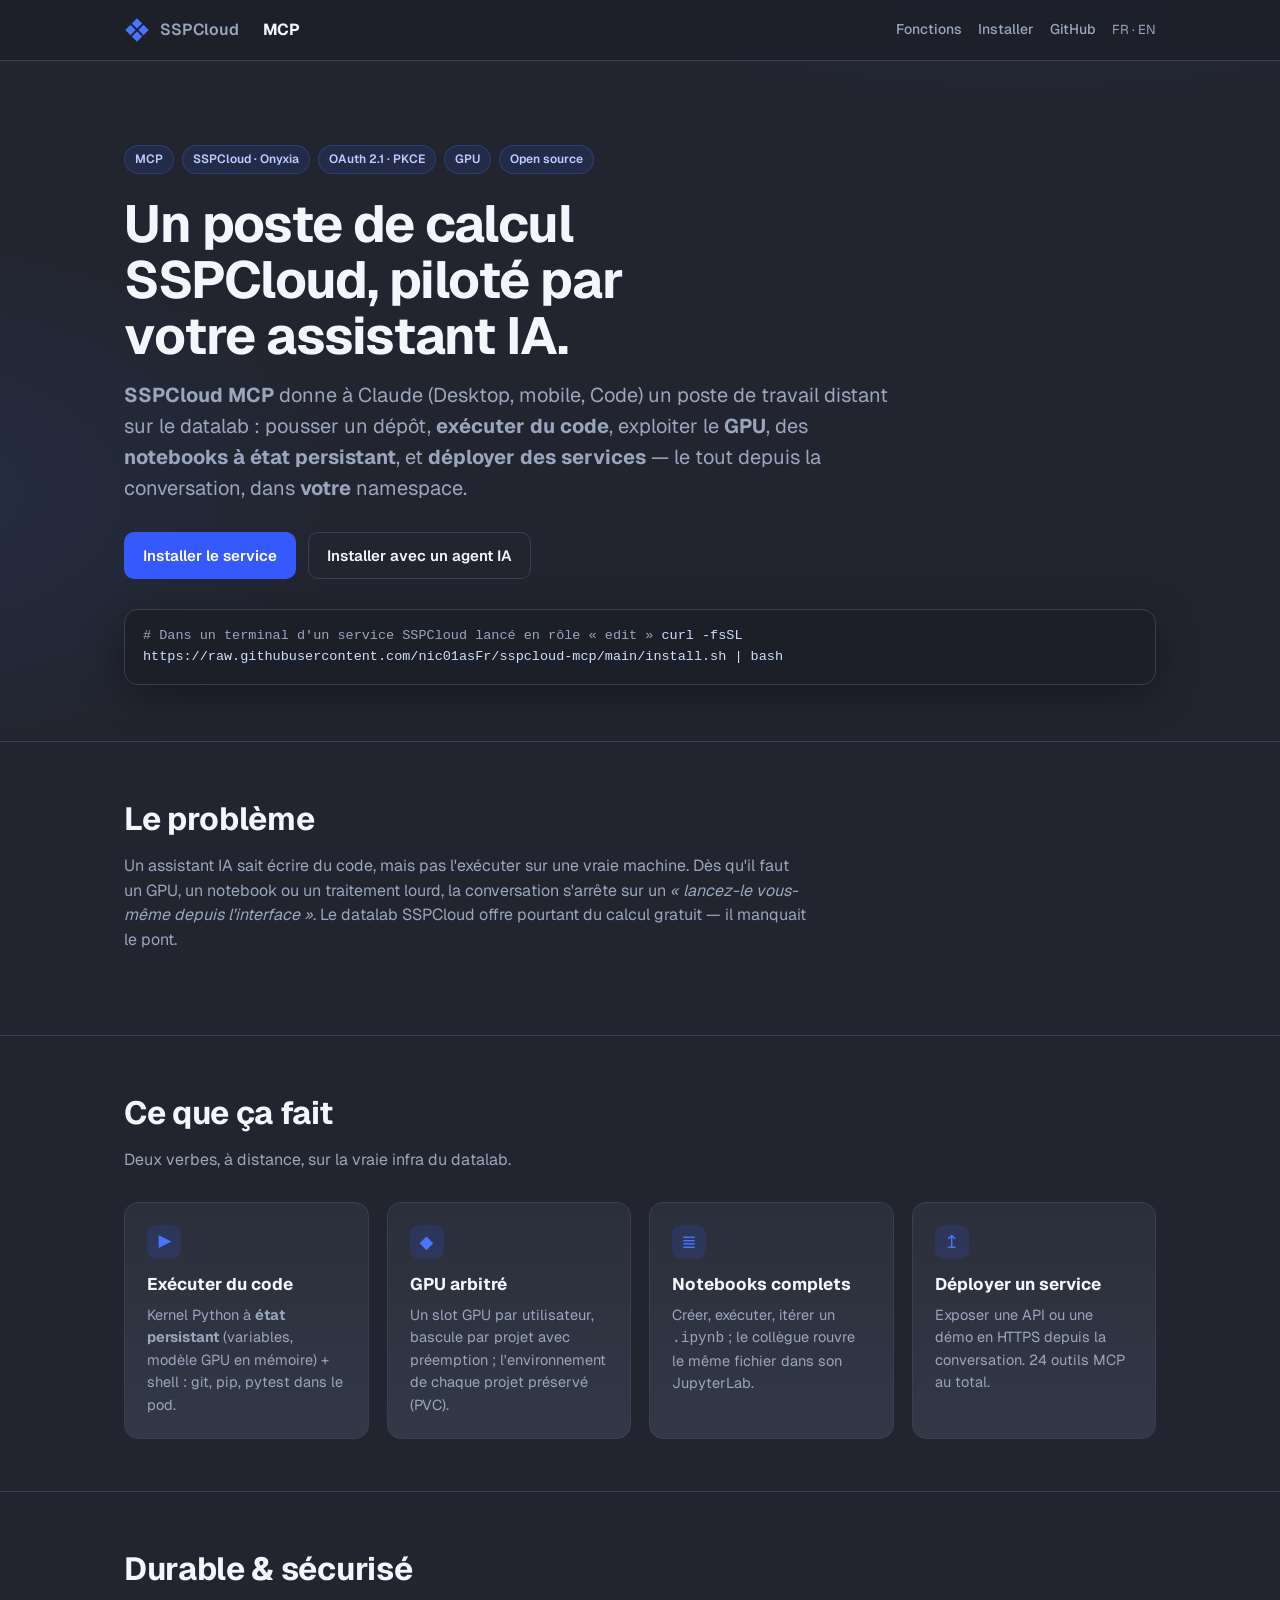
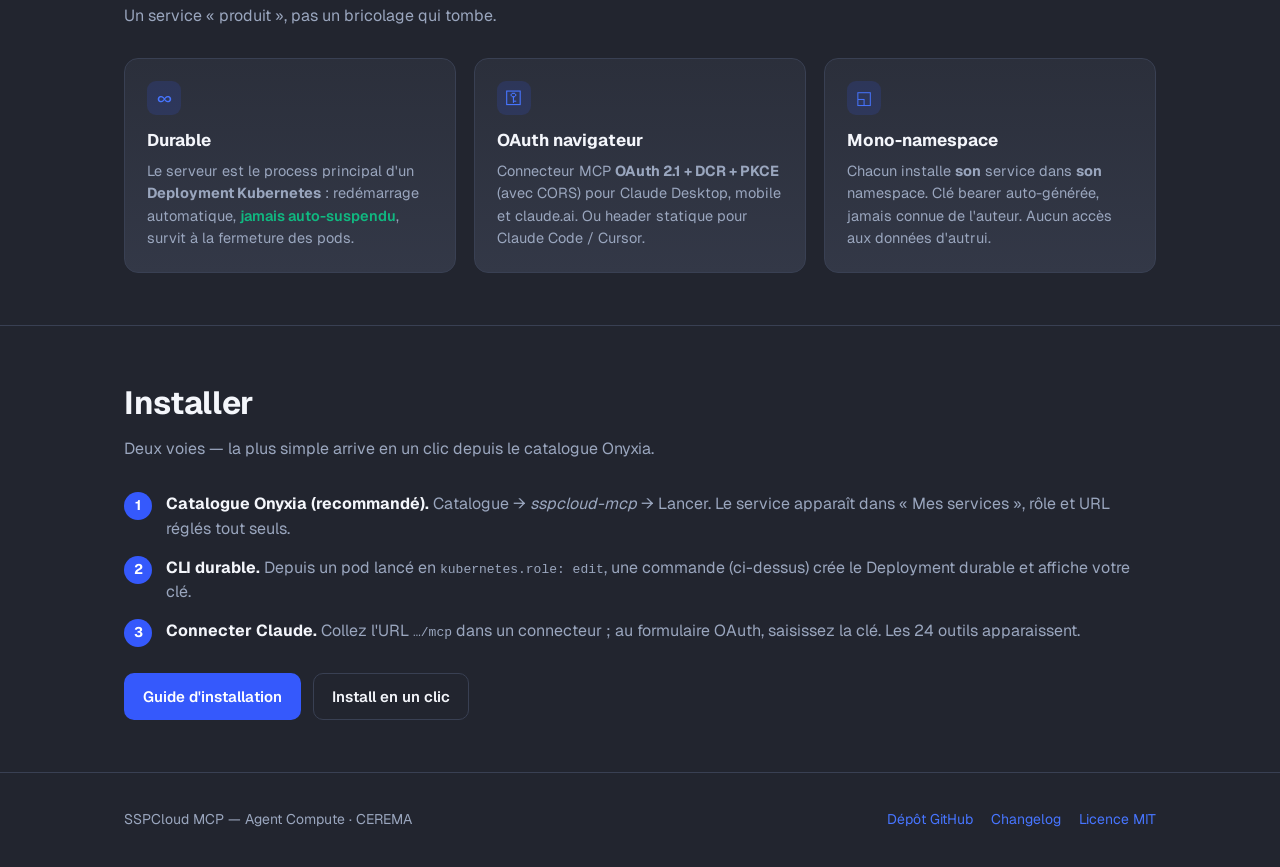
<file: site/index.html>
<!doctype html>
<html lang="fr">
<head>
<meta charset="utf-8">
<meta name="viewport" content="width=device-width, initial-scale=1">
<title>SSPCloud MCP — un poste de calcul SSPCloud piloté par votre assistant IA</title>
<meta name="description" content="Serveur MCP qui donne à un assistant IA (Claude) un poste de calcul distant sur SSPCloud : exécuter du code, GPU, notebooks à état, déployer des services. Durable, sécurisé, natif Onyxia.">
<link rel="preconnect" href="https://fonts.googleapis.com">
<link rel="preconnect" href="https://fonts.gstatic.com" crossorigin>
<link href="https://fonts.googleapis.com/css2?family=Geist:wght@400;500;600;700&display=swap" rel="stylesheet">
<link rel="stylesheet" href="assets/style.css">
</head>
<body>
<header>
  <div class="wrap nav">
    <a class="brand" href="./">
      <svg class="logo" viewBox="0 0 40 40" style="color:var(--accent-light)" aria-hidden="true">
        <g fill="currentColor">
          <path d="M20 2 L28 10 L20 18 L12 10 Z"/>
          <path d="M10 12 L18 20 L10 28 L2 20 Z"/>
          <path d="M30 12 L38 20 L30 28 L22 20 Z"/>
          <path d="M20 22 L28 30 L20 38 L12 30 Z"/>
        </g>
      </svg>
      <span style="color:var(--muted);font-weight:600">SSPCloud</span>&nbsp;<b>MCP</b>
    </a>
    <span class="spacer"></span>
    <a class="navlink hide-sm" href="#fonctions">Fonctions</a>
    <a class="navlink hide-sm" href="#installer">Installer</a>
    <a class="navlink" href="https://github.com/nic01asFr/sspcloud-mcp">GitHub</a>
    <span class="lang">FR · <a href="en/">EN</a></span>
  </div>
</header>

<main>
  <!-- Hero -->
  <section class="hero"><div class="wrap">
    <div class="badges">
      <span class="badge">MCP</span>
      <span class="badge">SSPCloud · Onyxia</span>
      <span class="badge">OAuth 2.1 · PKCE</span>
      <span class="badge">GPU</span>
      <span class="badge">Open source</span>
    </div>
    <h1>Un poste de calcul SSPCloud, piloté par votre assistant IA.</h1>
    <p class="lead">
      <b>SSPCloud MCP</b> donne à Claude (Desktop, mobile, Code) un poste de travail distant
      sur le datalab : pousser un dépôt, <b>exécuter du code</b>, exploiter le <b>GPU</b>, des
      <b>notebooks à état persistant</b>, et <b>déployer des services</b> — le tout depuis la
      conversation, dans <b>votre</b> namespace.
    </p>
    <div class="cta">
      <a class="btn btn-primary" href="#installer">Installer le service</a>
      <a class="btn btn-ghost" href="https://github.com/nic01asFr/sspcloud-mcp/blob/main/AGENTS.md">Installer avec un agent IA</a>
    </div>
    <div class="codeblock">
<span class="c"># Dans un terminal d'un service SSPCloud lancé en rôle « edit »</span>
curl -fsSL https://raw.githubusercontent.com/nic01asFr/sspcloud-mcp/main/install.sh | bash
    </div>
  </div></section>

  <!-- Problème -->
  <section class="block"><div class="wrap">
    <h2>Le problème</h2>
    <p class="sub">
      Un assistant IA sait écrire du code, mais pas l'exécuter sur une vraie machine. Dès qu'il
      faut un GPU, un notebook ou un traitement lourd, la conversation s'arrête sur un
      <em>« lancez-le vous-même depuis l'interface »</em>. Le datalab SSPCloud offre pourtant du
      calcul gratuit — il manquait le pont.
    </p>
  </div></section>

  <!-- Fonctions -->
  <section class="block" id="fonctions"><div class="wrap">
    <h2>Ce que ça fait</h2>
    <p class="sub">Deux verbes, à distance, sur la vraie infra du datalab.</p>
    <div class="grid">
      <div class="card"><div class="ic">▶</div><h3>Exécuter du code</h3>
        <p>Kernel Python à <b>état persistant</b> (variables, modèle GPU en mémoire) + shell : git, pip, pytest dans le pod.</p></div>
      <div class="card"><div class="ic">◆</div><h3>GPU arbitré</h3>
        <p>Un slot GPU par utilisateur, bascule par projet avec préemption ; l'environnement de chaque projet préservé (PVC).</p></div>
      <div class="card"><div class="ic">≣</div><h3>Notebooks complets</h3>
        <p>Créer, exécuter, itérer un <code>.ipynb</code> ; le collègue rouvre le même fichier dans son JupyterLab.</p></div>
      <div class="card"><div class="ic">↥</div><h3>Déployer un service</h3>
        <p>Exposer une API ou une démo en HTTPS depuis la conversation. 24 outils MCP au total.</p></div>
    </div>
  </div></section>

  <!-- Durable & sécurisé -->
  <section class="block"><div class="wrap">
    <h2>Durable &amp; sécurisé</h2>
    <p class="sub">Un service « produit », pas un bricolage qui tombe.</p>
    <div class="grid">
      <div class="card"><div class="ic">∞</div><h3>Durable</h3>
        <p>Le serveur est le process principal d'un <b>Deployment Kubernetes</b> : redémarrage automatique, <span class="pill-ok">jamais auto-suspendu</span>, survit à la fermeture des pods.</p></div>
      <div class="card"><div class="ic">⚿</div><h3>OAuth navigateur</h3>
        <p>Connecteur MCP <b>OAuth 2.1 + DCR + PKCE</b> (avec CORS) pour Claude Desktop, mobile et claude.ai. Ou header statique pour Claude Code / Cursor.</p></div>
      <div class="card"><div class="ic">◱</div><h3>Mono-namespace</h3>
        <p>Chacun installe <b>son</b> service dans <b>son</b> namespace. Clé bearer auto-générée, jamais connue de l'auteur. Aucun accès aux données d'autrui.</p></div>
    </div>
  </div></section>

  <!-- Installer -->
  <section class="block" id="installer"><div class="wrap">
    <h2>Installer</h2>
    <p class="sub">Deux voies — la plus simple arrive en un clic depuis le catalogue Onyxia.</p>
    <div class="steps">
      <div class="step"><span class="n"></span><span class="t"><b>Catalogue Onyxia (recommandé).</b> Catalogue → <em>sspcloud-mcp</em> → Lancer. Le service apparaît dans « Mes services », rôle et URL réglés tout seuls.</span></div>
      <div class="step"><span class="n"></span><span class="t"><b>CLI durable.</b> Depuis un pod lancé en <code>kubernetes.role: edit</code>, une commande (ci-dessus) crée le Deployment durable et affiche votre clé.</span></div>
      <div class="step"><span class="n"></span><span class="t"><b>Connecter Claude.</b> Collez l'URL <code>…/mcp</code> dans un connecteur ; au formulaire OAuth, saisissez la clé. Les 24 outils apparaissent.</span></div>
    </div>
    <div class="cta" style="margin-top:26px">
      <a class="btn btn-primary" href="https://github.com/nic01asFr/sspcloud-mcp/blob/main/docs/INSTALL-IN-CLUSTER.md">Guide d'installation</a>
      <a class="btn btn-ghost" href="https://github.com/nic01asFr/sspcloud-mcp/blob/main/docs/INSTALL-CATALOG.md">Install en un clic</a>
    </div>
  </div></section>
</main>

<footer><div class="wrap row">
  <span>SSPCloud MCP — Agent Compute · CEREMA</span>
  <span class="spacer"></span>
  <a href="https://github.com/nic01asFr/sspcloud-mcp">Dépôt GitHub</a>
  <a href="https://github.com/nic01asFr/sspcloud-mcp/blob/main/CHANGELOG.md">Changelog</a>
  <a href="https://github.com/nic01asFr/sspcloud-mcp/blob/main/LICENSE">Licence MIT</a>
</div></footer>
</body>
</html>
</file>
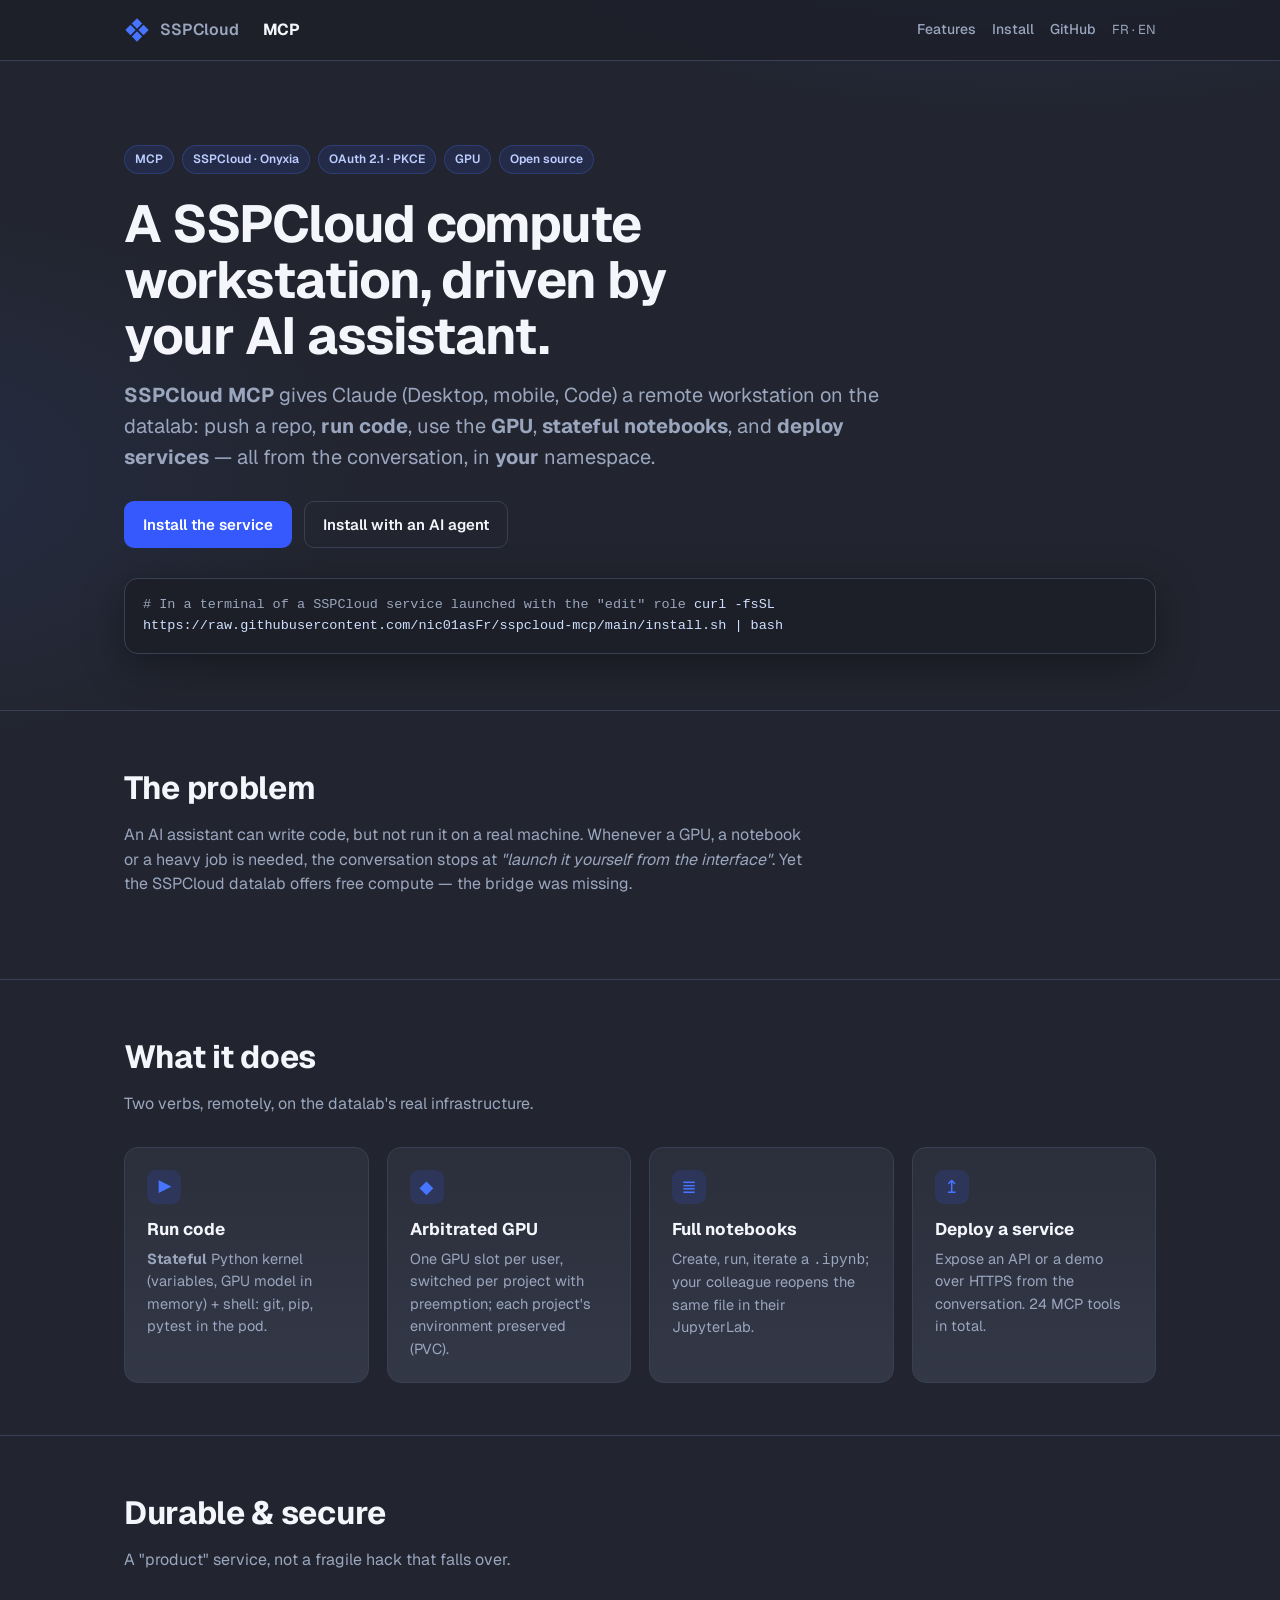
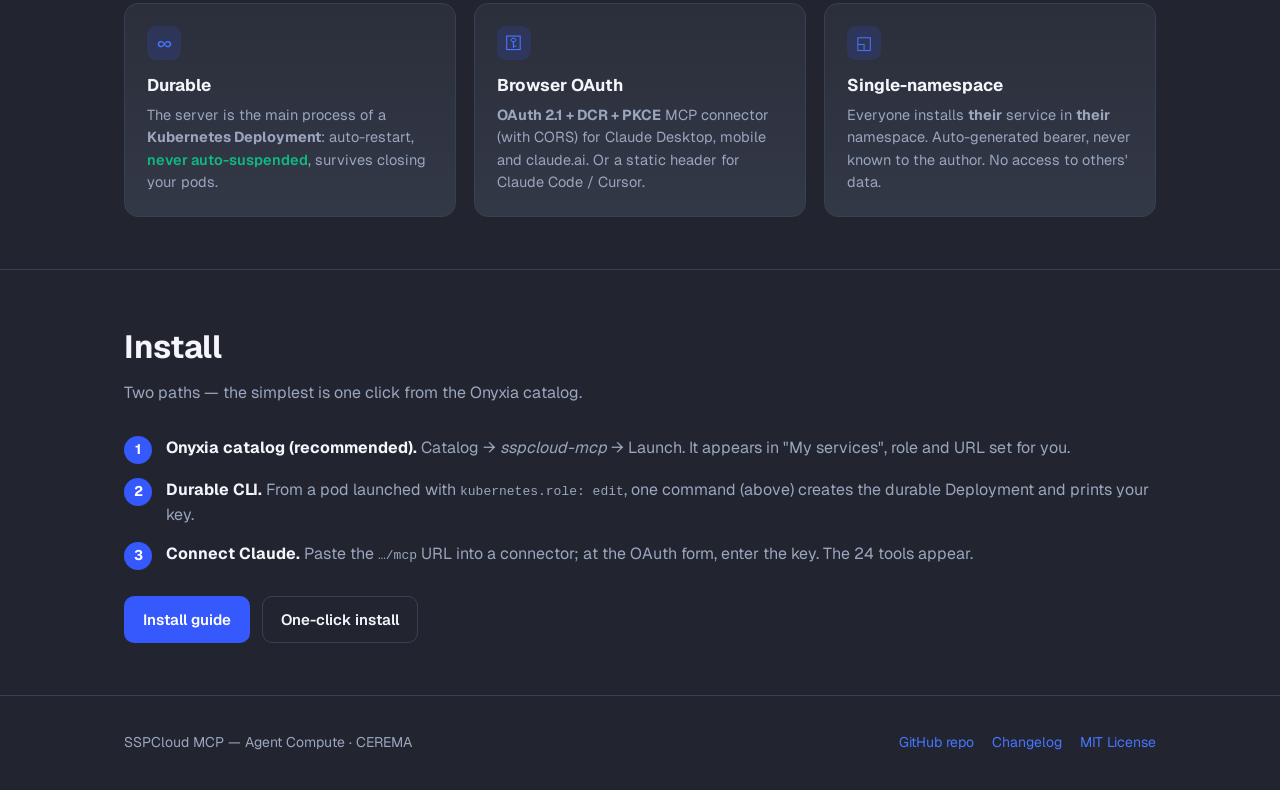
<file: site/en/index.html>
<!doctype html>
<html lang="en">
<head>
<meta charset="utf-8">
<meta name="viewport" content="width=device-width, initial-scale=1">
<title>SSPCloud MCP — a SSPCloud compute workstation driven by your AI assistant</title>
<meta name="description" content="MCP server that gives an AI assistant (Claude) a remote compute workstation on SSPCloud: run code, GPU, stateful notebooks, deploy services. Durable, secure, Onyxia-native.">
<link rel="preconnect" href="https://fonts.googleapis.com">
<link rel="preconnect" href="https://fonts.gstatic.com" crossorigin>
<link href="https://fonts.googleapis.com/css2?family=Geist:wght@400;500;600;700&display=swap" rel="stylesheet">
<link rel="stylesheet" href="../assets/style.css">
</head>
<body>
<header>
  <div class="wrap nav">
    <a class="brand" href="../">
      <svg class="logo" viewBox="0 0 40 40" style="color:var(--accent-light)" aria-hidden="true">
        <g fill="currentColor">
          <path d="M20 2 L28 10 L20 18 L12 10 Z"/>
          <path d="M10 12 L18 20 L10 28 L2 20 Z"/>
          <path d="M30 12 L38 20 L30 28 L22 20 Z"/>
          <path d="M20 22 L28 30 L20 38 L12 30 Z"/>
        </g>
      </svg>
      <span style="color:var(--muted);font-weight:600">SSPCloud</span>&nbsp;<b>MCP</b>
    </a>
    <span class="spacer"></span>
    <a class="navlink hide-sm" href="#features">Features</a>
    <a class="navlink hide-sm" href="#install">Install</a>
    <a class="navlink" href="https://github.com/nic01asFr/sspcloud-mcp">GitHub</a>
    <span class="lang"><a href="../">FR</a> · <span class="active">EN</span></span>
  </div>
</header>

<main>
  <section class="hero"><div class="wrap">
    <div class="badges">
      <span class="badge">MCP</span>
      <span class="badge">SSPCloud · Onyxia</span>
      <span class="badge">OAuth 2.1 · PKCE</span>
      <span class="badge">GPU</span>
      <span class="badge">Open source</span>
    </div>
    <h1>A SSPCloud compute workstation, driven by your AI assistant.</h1>
    <p class="lead">
      <b>SSPCloud MCP</b> gives Claude (Desktop, mobile, Code) a remote workstation on the
      datalab: push a repo, <b>run code</b>, use the <b>GPU</b>, <b>stateful notebooks</b>, and
      <b>deploy services</b> — all from the conversation, in <b>your</b> namespace.
    </p>
    <div class="cta">
      <a class="btn btn-primary" href="#install">Install the service</a>
      <a class="btn btn-ghost" href="https://github.com/nic01asFr/sspcloud-mcp/blob/main/AGENTS.md">Install with an AI agent</a>
    </div>
    <div class="codeblock">
<span class="c"># In a terminal of a SSPCloud service launched with the "edit" role</span>
curl -fsSL https://raw.githubusercontent.com/nic01asFr/sspcloud-mcp/main/install.sh | bash
    </div>
  </div></section>

  <section class="block"><div class="wrap">
    <h2>The problem</h2>
    <p class="sub">
      An AI assistant can write code, but not run it on a real machine. Whenever a GPU, a
      notebook or a heavy job is needed, the conversation stops at <em>"launch it yourself from
      the interface"</em>. Yet the SSPCloud datalab offers free compute — the bridge was missing.
    </p>
  </div></section>

  <section class="block" id="features"><div class="wrap">
    <h2>What it does</h2>
    <p class="sub">Two verbs, remotely, on the datalab's real infrastructure.</p>
    <div class="grid">
      <div class="card"><div class="ic">▶</div><h3>Run code</h3>
        <p><b>Stateful</b> Python kernel (variables, GPU model in memory) + shell: git, pip, pytest in the pod.</p></div>
      <div class="card"><div class="ic">◆</div><h3>Arbitrated GPU</h3>
        <p>One GPU slot per user, switched per project with preemption; each project's environment preserved (PVC).</p></div>
      <div class="card"><div class="ic">≣</div><h3>Full notebooks</h3>
        <p>Create, run, iterate a <code>.ipynb</code>; your colleague reopens the same file in their JupyterLab.</p></div>
      <div class="card"><div class="ic">↥</div><h3>Deploy a service</h3>
        <p>Expose an API or a demo over HTTPS from the conversation. 24 MCP tools in total.</p></div>
    </div>
  </div></section>

  <section class="block"><div class="wrap">
    <h2>Durable &amp; secure</h2>
    <p class="sub">A "product" service, not a fragile hack that falls over.</p>
    <div class="grid">
      <div class="card"><div class="ic">∞</div><h3>Durable</h3>
        <p>The server is the main process of a <b>Kubernetes Deployment</b>: auto-restart, <span class="pill-ok">never auto-suspended</span>, survives closing your pods.</p></div>
      <div class="card"><div class="ic">⚿</div><h3>Browser OAuth</h3>
        <p><b>OAuth 2.1 + DCR + PKCE</b> MCP connector (with CORS) for Claude Desktop, mobile and claude.ai. Or a static header for Claude Code / Cursor.</p></div>
      <div class="card"><div class="ic">◱</div><h3>Single-namespace</h3>
        <p>Everyone installs <b>their</b> service in <b>their</b> namespace. Auto-generated bearer, never known to the author. No access to others' data.</p></div>
    </div>
  </div></section>

  <section class="block" id="install"><div class="wrap">
    <h2>Install</h2>
    <p class="sub">Two paths — the simplest is one click from the Onyxia catalog.</p>
    <div class="steps">
      <div class="step"><span class="n"></span><span class="t"><b>Onyxia catalog (recommended).</b> Catalog → <em>sspcloud-mcp</em> → Launch. It appears in "My services", role and URL set for you.</span></div>
      <div class="step"><span class="n"></span><span class="t"><b>Durable CLI.</b> From a pod launched with <code>kubernetes.role: edit</code>, one command (above) creates the durable Deployment and prints your key.</span></div>
      <div class="step"><span class="n"></span><span class="t"><b>Connect Claude.</b> Paste the <code>…/mcp</code> URL into a connector; at the OAuth form, enter the key. The 24 tools appear.</span></div>
    </div>
    <div class="cta" style="margin-top:26px">
      <a class="btn btn-primary" href="https://github.com/nic01asFr/sspcloud-mcp/blob/main/docs/INSTALL-IN-CLUSTER.md">Install guide</a>
      <a class="btn btn-ghost" href="https://github.com/nic01asFr/sspcloud-mcp/blob/main/docs/INSTALL-CATALOG.md">One-click install</a>
    </div>
  </div></section>
</main>

<footer><div class="wrap row">
  <span>SSPCloud MCP — Agent Compute · CEREMA</span>
  <span class="spacer"></span>
  <a href="https://github.com/nic01asFr/sspcloud-mcp">GitHub repo</a>
  <a href="https://github.com/nic01asFr/sspcloud-mcp/blob/main/CHANGELOG.md">Changelog</a>
  <a href="https://github.com/nic01asFr/sspcloud-mcp/blob/main/LICENSE">MIT License</a>
</div></footer>
</body>
</html>
</file>
<file: site/assets/style.css>
/* Vitrine sspcloud-mcp — reprend l'UI/UX Onyxia SSPCloud (thème sombre par défaut,
   police Geist, bleu focus #3559FC, fond neumorphism approché). */

:root {
  /* Palette Onyxia (relevée du datalab SSPCloud) — thème sombre par défaut */
  --accent: #3559FC;
  --accent-light: #4775FF;
  --accent-soft: #BDCDFF;
  --bg: #22252F;
  --bg-2: #1C1F27;
  --surface: #2b2f3b;
  --surface-2: #333847;
  --border: #394053;
  --ink: #f4f6fb;
  --muted: #9AA6BE;
  --ok: #10B981;
  --font: "Geist", "Segoe UI", system-ui, -apple-system, sans-serif;
  --mono: ui-monospace, "SF Mono", Menlo, Consolas, monospace;
  --radius: 14px;
  --maxw: 1080px;
}

* { box-sizing: border-box; }
html { scroll-behavior: smooth; }
body {
  margin: 0;
  font-family: var(--font);
  color: var(--ink);
  background:
    radial-gradient(1200px 600px at 80% -10%, rgba(53,89,252,.18), transparent 60%),
    radial-gradient(900px 500px at -10% 20%, rgba(71,117,255,.10), transparent 55%),
    var(--bg);
  line-height: 1.55;
  -webkit-font-smoothing: antialiased;
}
a { color: var(--accent-light); text-decoration: none; }
a:hover { text-decoration: underline; }
.wrap { max-width: var(--maxw); margin: 0 auto; padding: 0 24px; }

/* ── Header ─────────────────────────────────────────────────────────── */
header {
  position: sticky; top: 0; z-index: 10;
  backdrop-filter: blur(10px);
  background: rgba(28,31,39,.72);
  border-bottom: 1px solid var(--border);
}
.nav { display: flex; align-items: center; gap: 16px; height: 60px; }
.brand { display: flex; align-items: center; gap: 10px; font-weight: 700; letter-spacing: -.01em; }
.brand .logo { width: 26px; height: 26px; }
.brand b { color: var(--ink); }
.brand span { color: var(--accent-light); }
.nav .spacer { flex: 1; }
.nav a.navlink { color: var(--muted); font-size: 14px; font-weight: 500; }
.nav a.navlink:hover { color: var(--ink); text-decoration: none; }
.lang { color: var(--muted); font-size: 13px; }
.lang a { color: var(--muted); }
.lang a.active { color: var(--ink); font-weight: 600; }

/* ── Boutons ────────────────────────────────────────────────────────── */
.btn {
  display: inline-flex; align-items: center; gap: 8px;
  padding: 11px 18px; border-radius: 10px; font-weight: 600; font-size: 15px;
  border: 1px solid transparent; cursor: pointer; transition: .15s;
}
.btn-primary { background: var(--accent); color: #fff; }
.btn-primary:hover { background: var(--accent-light); text-decoration: none; }
.btn-ghost { background: transparent; color: var(--ink); border-color: var(--border); }
.btn-ghost:hover { border-color: var(--accent-light); text-decoration: none; }

/* ── Hero ───────────────────────────────────────────────────────────── */
.hero { padding: 84px 0 56px; }
.badges { display: flex; flex-wrap: wrap; gap: 8px; margin-bottom: 22px; }
.badge {
  font-size: 12px; font-weight: 600; color: var(--accent-soft);
  background: rgba(53,89,252,.12); border: 1px solid rgba(71,117,255,.25);
  padding: 4px 10px; border-radius: 999px;
}
.hero h1 {
  font-size: clamp(32px, 5vw, 52px); line-height: 1.08; letter-spacing: -.02em;
  margin: 0 0 16px; max-width: 16ch;
}
.hero p.lead { font-size: clamp(17px, 2.2vw, 20px); color: var(--muted); max-width: 60ch; margin: 0 0 28px; }
.cta { display: flex; flex-wrap: wrap; gap: 12px; align-items: center; }
.codeblock {
  margin-top: 30px; background: var(--bg-2); border: 1px solid var(--border);
  border-radius: var(--radius); padding: 16px 18px; font-family: var(--mono);
  font-size: 13.5px; color: #cfe0ff; overflow-x: auto; box-shadow: 0 10px 40px rgba(0,0,0,.35);
}
.codeblock .c { color: var(--muted); }

/* ── Sections ───────────────────────────────────────────────────────── */
section.block { padding: 52px 0; border-top: 1px solid var(--border); }
section.block h2 { font-size: clamp(24px, 3vw, 32px); letter-spacing: -.01em; margin: 0 0 10px; }
section.block .sub { color: var(--muted); max-width: 62ch; margin: 0 0 30px; }

.grid { display: grid; gap: 18px; grid-template-columns: repeat(auto-fit, minmax(240px, 1fr)); }
.card {
  background: linear-gradient(180deg, var(--surface), var(--surface-2));
  border: 1px solid var(--border); border-radius: var(--radius); padding: 22px;
}
.card .ic { width: 34px; height: 34px; border-radius: 9px; display: grid; place-items: center;
  background: rgba(53,89,252,.15); color: var(--accent-light); margin-bottom: 12px; font-size: 18px; }
.card h3 { margin: 0 0 6px; font-size: 17px; }
.card p { margin: 0; color: var(--muted); font-size: 14.5px; }

.steps { counter-reset: s; display: grid; gap: 14px; }
.step { display: flex; gap: 14px; align-items: flex-start; }
.step .n { counter-increment: s; flex: 0 0 auto; width: 28px; height: 28px; border-radius: 999px;
  background: var(--accent); color: #fff; font-weight: 700; font-size: 14px; display: grid; place-items: center; }
.step .n::before { content: counter(s); }
.step .t { color: var(--muted); }
.step .t b { color: var(--ink); }

.pill-ok { color: var(--ok); font-weight: 600; }

/* ── Footer ─────────────────────────────────────────────────────────── */
footer { border-top: 1px solid var(--border); padding: 36px 0; color: var(--muted); font-size: 14px; }
footer .row { display: flex; flex-wrap: wrap; gap: 18px; align-items: center; }
footer .spacer { flex: 1; }

@media (max-width: 640px) {
  .nav a.navlink.hide-sm { display: none; }
  .hero { padding: 56px 0 40px; }
}
</file>
